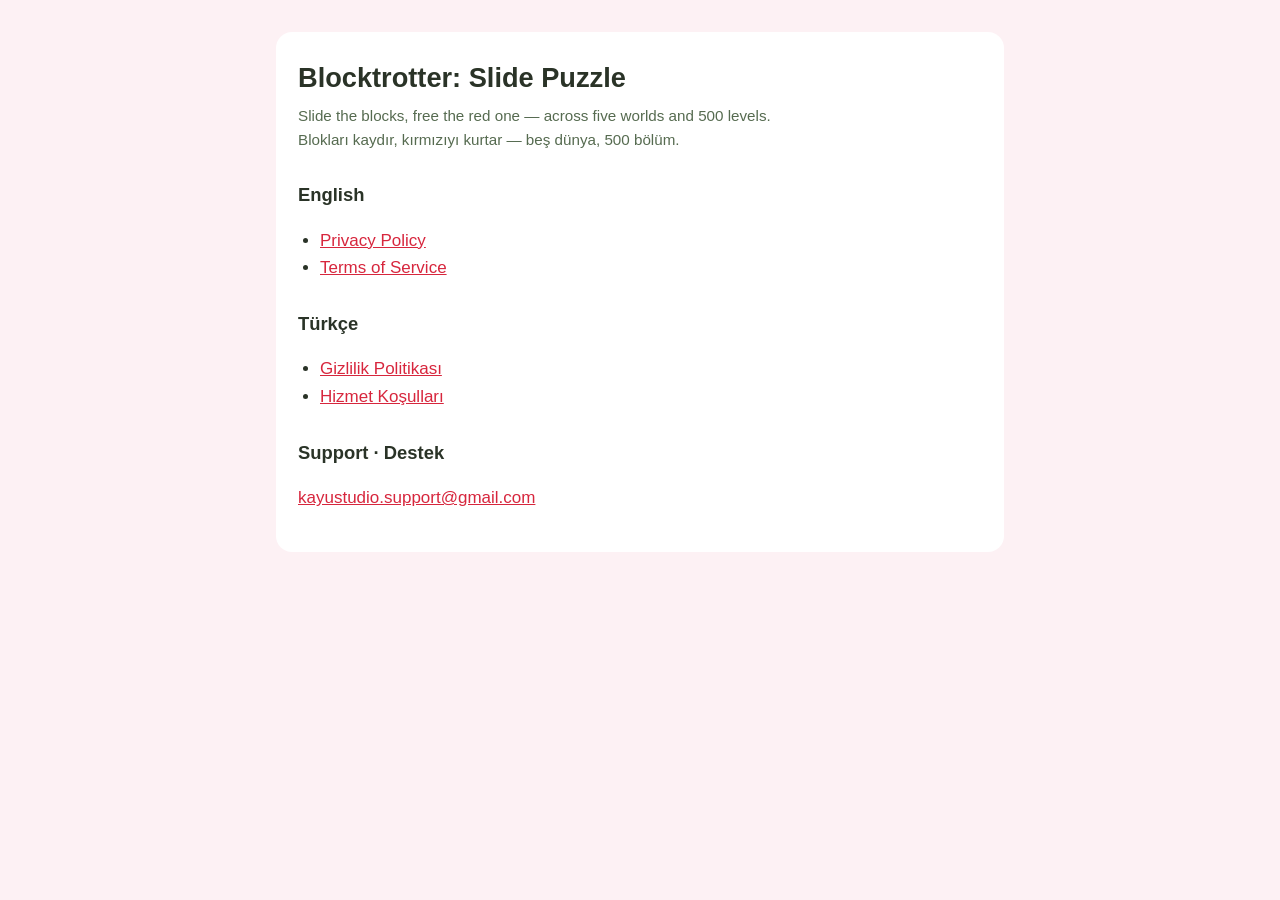
<file: legal-site/index.html>
<!doctype html>
<html lang="en">
<head>
<meta charset="utf-8">
<meta name="viewport" content="width=device-width, initial-scale=1">
<title>Blocktrotter</title>
<link rel="stylesheet" href="style.css">
</head>
<body>
<main>
<div class="card">
<h1>Blocktrotter: Slide Puzzle</h1>
<p class="meta">Slide the blocks, free the red one — across five worlds and 500 levels.<br>
Blokları kaydır, kırmızıyı kurtar — beş dünya, 500 bölüm.</p>
<h2>English</h2>
<ul>
<li><a href="privacy-en.html">Privacy Policy</a></li>
<li><a href="terms-en.html">Terms of Service</a></li>
</ul>
<h2>Türkçe</h2>
<ul>
<li><a href="privacy-tr.html">Gizlilik Politikası</a></li>
<li><a href="terms-tr.html">Hizmet Koşulları</a></li>
</ul>
<h2>Support · Destek</h2>
<p><a href="mailto:kayustudio.support@gmail.com">kayustudio.support@gmail.com</a></p>
</div>
</main>
</body>
</html>
</file>
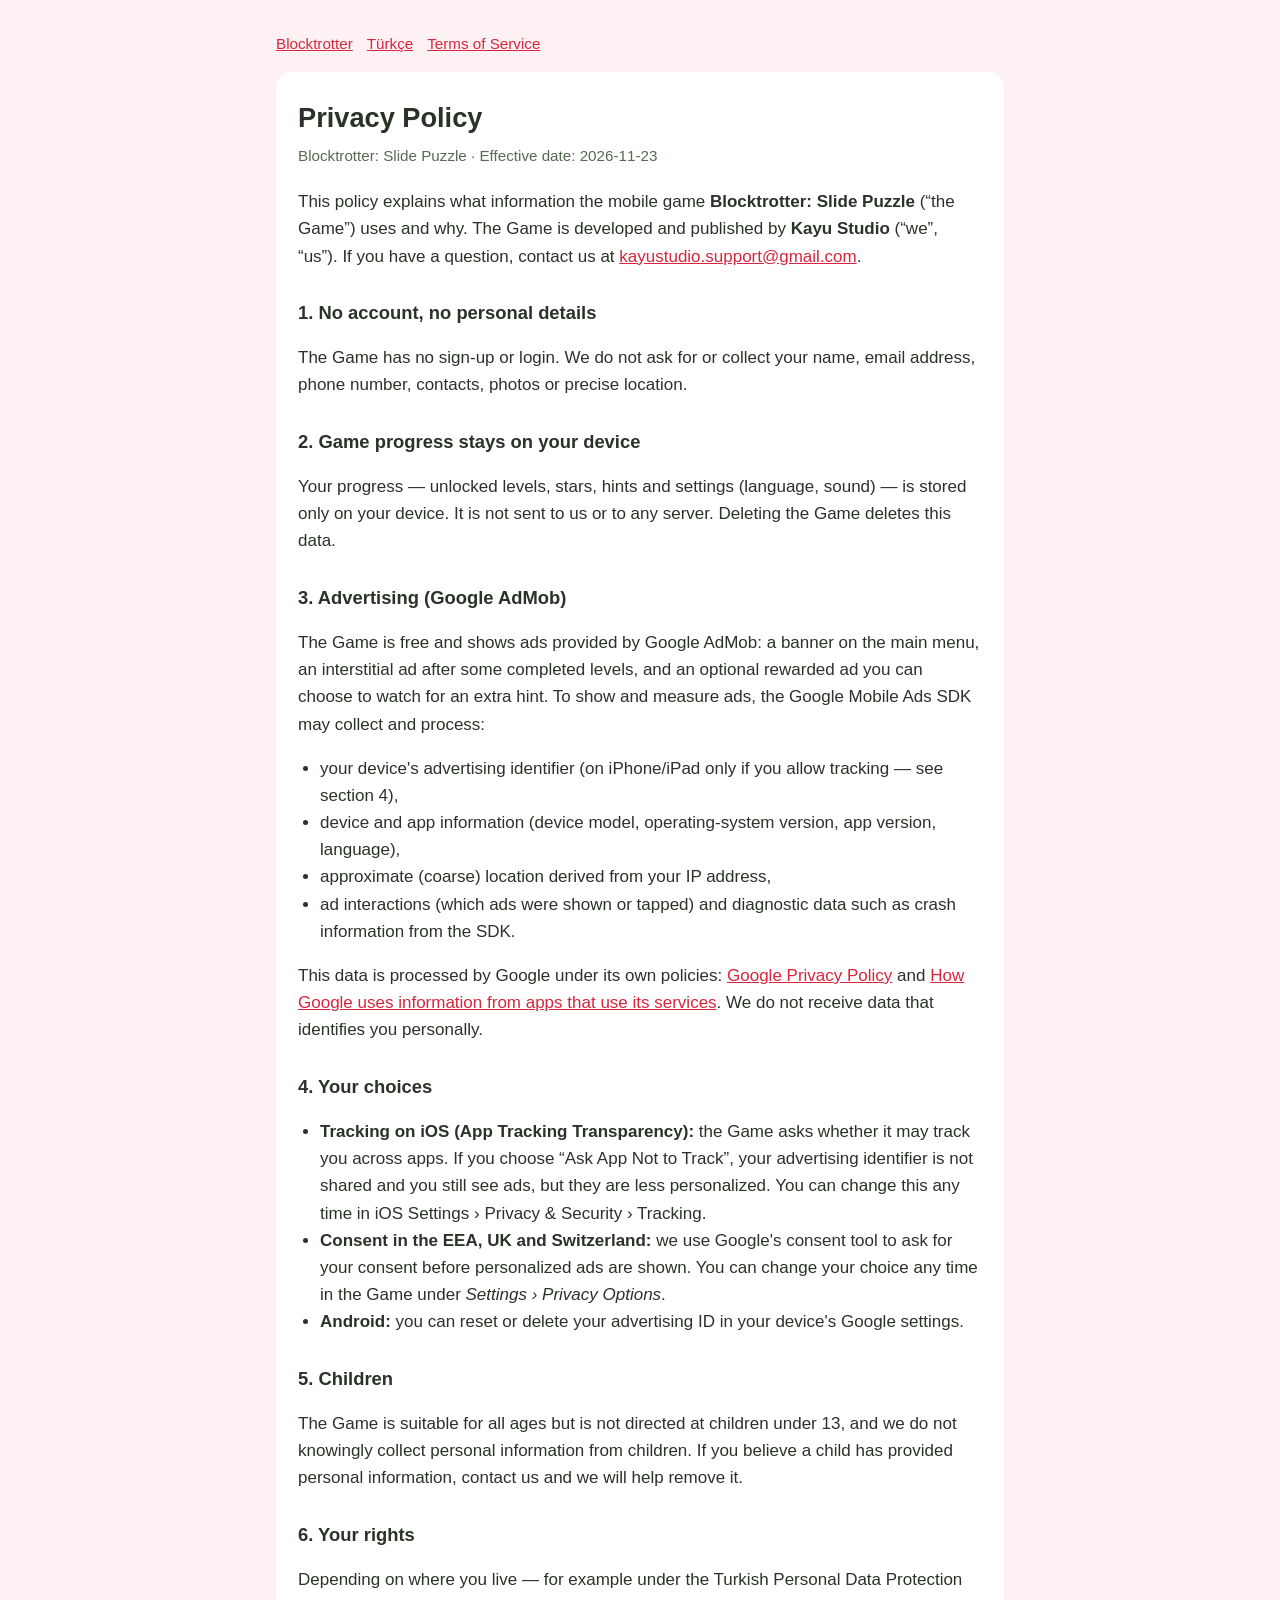
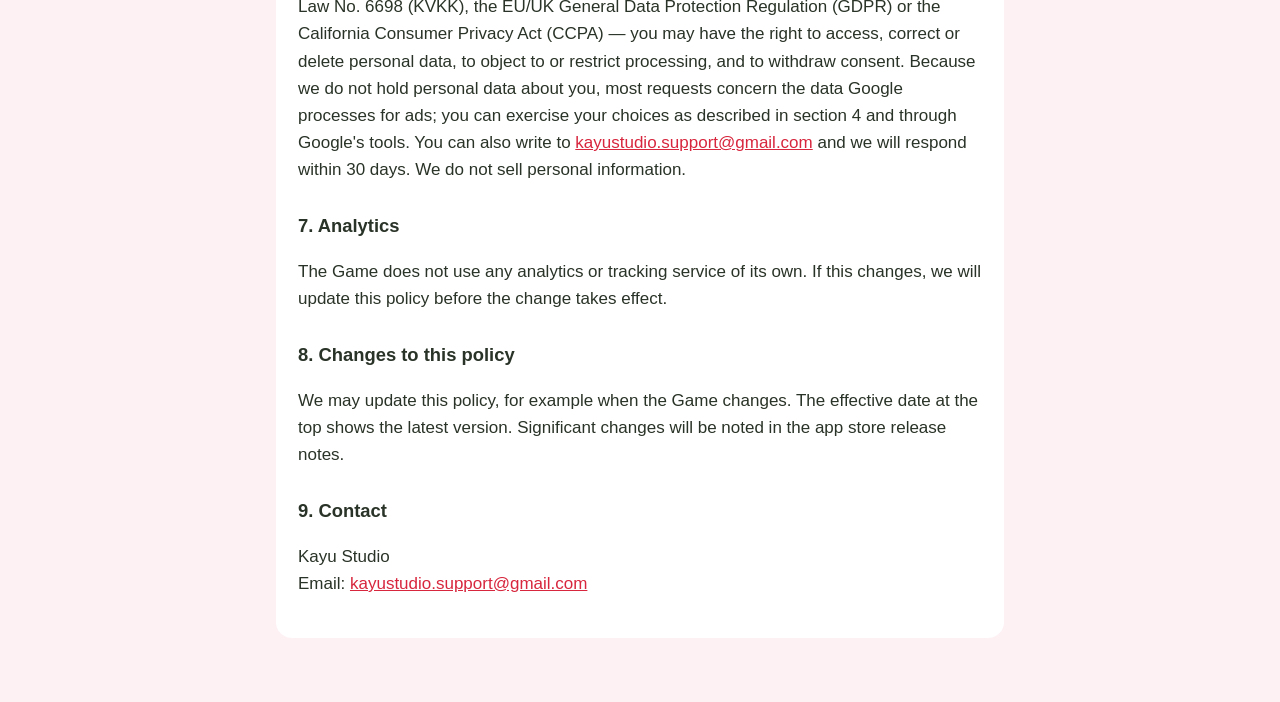
<file: legal-site/privacy-en.html>
<!doctype html>
<html lang="en">
<head>
<meta charset="utf-8">
<meta name="viewport" content="width=device-width, initial-scale=1">
<title>Blocktrotter — Privacy Policy</title>
<link rel="stylesheet" href="style.css">
</head>
<body>
<main>
<nav><a href="index.html">Blocktrotter</a><a href="privacy-tr.html">Türkçe</a><a href="terms-en.html">Terms of Service</a></nav>
<div class="card">
<h1>Privacy Policy</h1>
<p class="meta">Blocktrotter: Slide Puzzle · Effective date: 2026-11-23</p>

<p>This policy explains what information the mobile game <strong>Blocktrotter: Slide Puzzle</strong> (“the Game”) uses and why. The Game is developed and published by <strong>Kayu Studio</strong> (“we”, “us”). If you have a question, contact us at <a href="mailto:kayustudio.support@gmail.com">kayustudio.support@gmail.com</a>.</p>

<h2>1. No account, no personal details</h2>
<p>The Game has no sign-up or login. We do not ask for or collect your name, email address, phone number, contacts, photos or precise location.</p>

<h2>2. Game progress stays on your device</h2>
<p>Your progress — unlocked levels, stars, hints and settings (language, sound) — is stored only on your device. It is not sent to us or to any server. Deleting the Game deletes this data.</p>

<h2>3. Advertising (Google AdMob)</h2>
<p>The Game is free and shows ads provided by Google AdMob: a banner on the main menu, an interstitial ad after some completed levels, and an optional rewarded ad you can choose to watch for an extra hint. To show and measure ads, the Google Mobile Ads SDK may collect and process:</p>
<ul>
<li>your device's advertising identifier (on iPhone/iPad only if you allow tracking — see section 4),</li>
<li>device and app information (device model, operating-system version, app version, language),</li>
<li>approximate (coarse) location derived from your IP address,</li>
<li>ad interactions (which ads were shown or tapped) and diagnostic data such as crash information from the SDK.</li>
</ul>
<p>This data is processed by Google under its own policies: <a href="https://policies.google.com/privacy">Google Privacy Policy</a> and <a href="https://policies.google.com/technologies/partner-sites">How Google uses information from apps that use its services</a>. We do not receive data that identifies you personally.</p>

<h2>4. Your choices</h2>
<ul>
<li><strong>Tracking on iOS (App Tracking Transparency):</strong> the Game asks whether it may track you across apps. If you choose “Ask App Not to Track”, your advertising identifier is not shared and you still see ads, but they are less personalized. You can change this any time in iOS Settings › Privacy &amp; Security › Tracking.</li>
<li><strong>Consent in the EEA, UK and Switzerland:</strong> we use Google's consent tool to ask for your consent before personalized ads are shown. You can change your choice any time in the Game under <em>Settings › Privacy Options</em>.</li>
<li><strong>Android:</strong> you can reset or delete your advertising ID in your device's Google settings.</li>
</ul>

<h2>5. Children</h2>
<p>The Game is suitable for all ages but is not directed at children under 13, and we do not knowingly collect personal information from children. If you believe a child has provided personal information, contact us and we will help remove it.</p>

<h2>6. Your rights</h2>
<p>Depending on where you live — for example under the Turkish Personal Data Protection Law No. 6698 (KVKK), the EU/UK General Data Protection Regulation (GDPR) or the California Consumer Privacy Act (CCPA) — you may have the right to access, correct or delete personal data, to object to or restrict processing, and to withdraw consent. Because we do not hold personal data about you, most requests concern the data Google processes for ads; you can exercise your choices as described in section 4 and through Google's tools. You can also write to <a href="mailto:kayustudio.support@gmail.com">kayustudio.support@gmail.com</a> and we will respond within 30 days. We do not sell personal information.</p>

<h2>7. Analytics</h2>
<p>The Game does not use any analytics or tracking service of its own. If this changes, we will update this policy before the change takes effect.</p>

<h2>8. Changes to this policy</h2>
<p>We may update this policy, for example when the Game changes. The effective date at the top shows the latest version. Significant changes will be noted in the app store release notes.</p>

<h2>9. Contact</h2>
<p>Kayu Studio<br>Email: <a href="mailto:kayustudio.support@gmail.com">kayustudio.support@gmail.com</a></p>
</div>
</main>
</body>
</html>
</file>
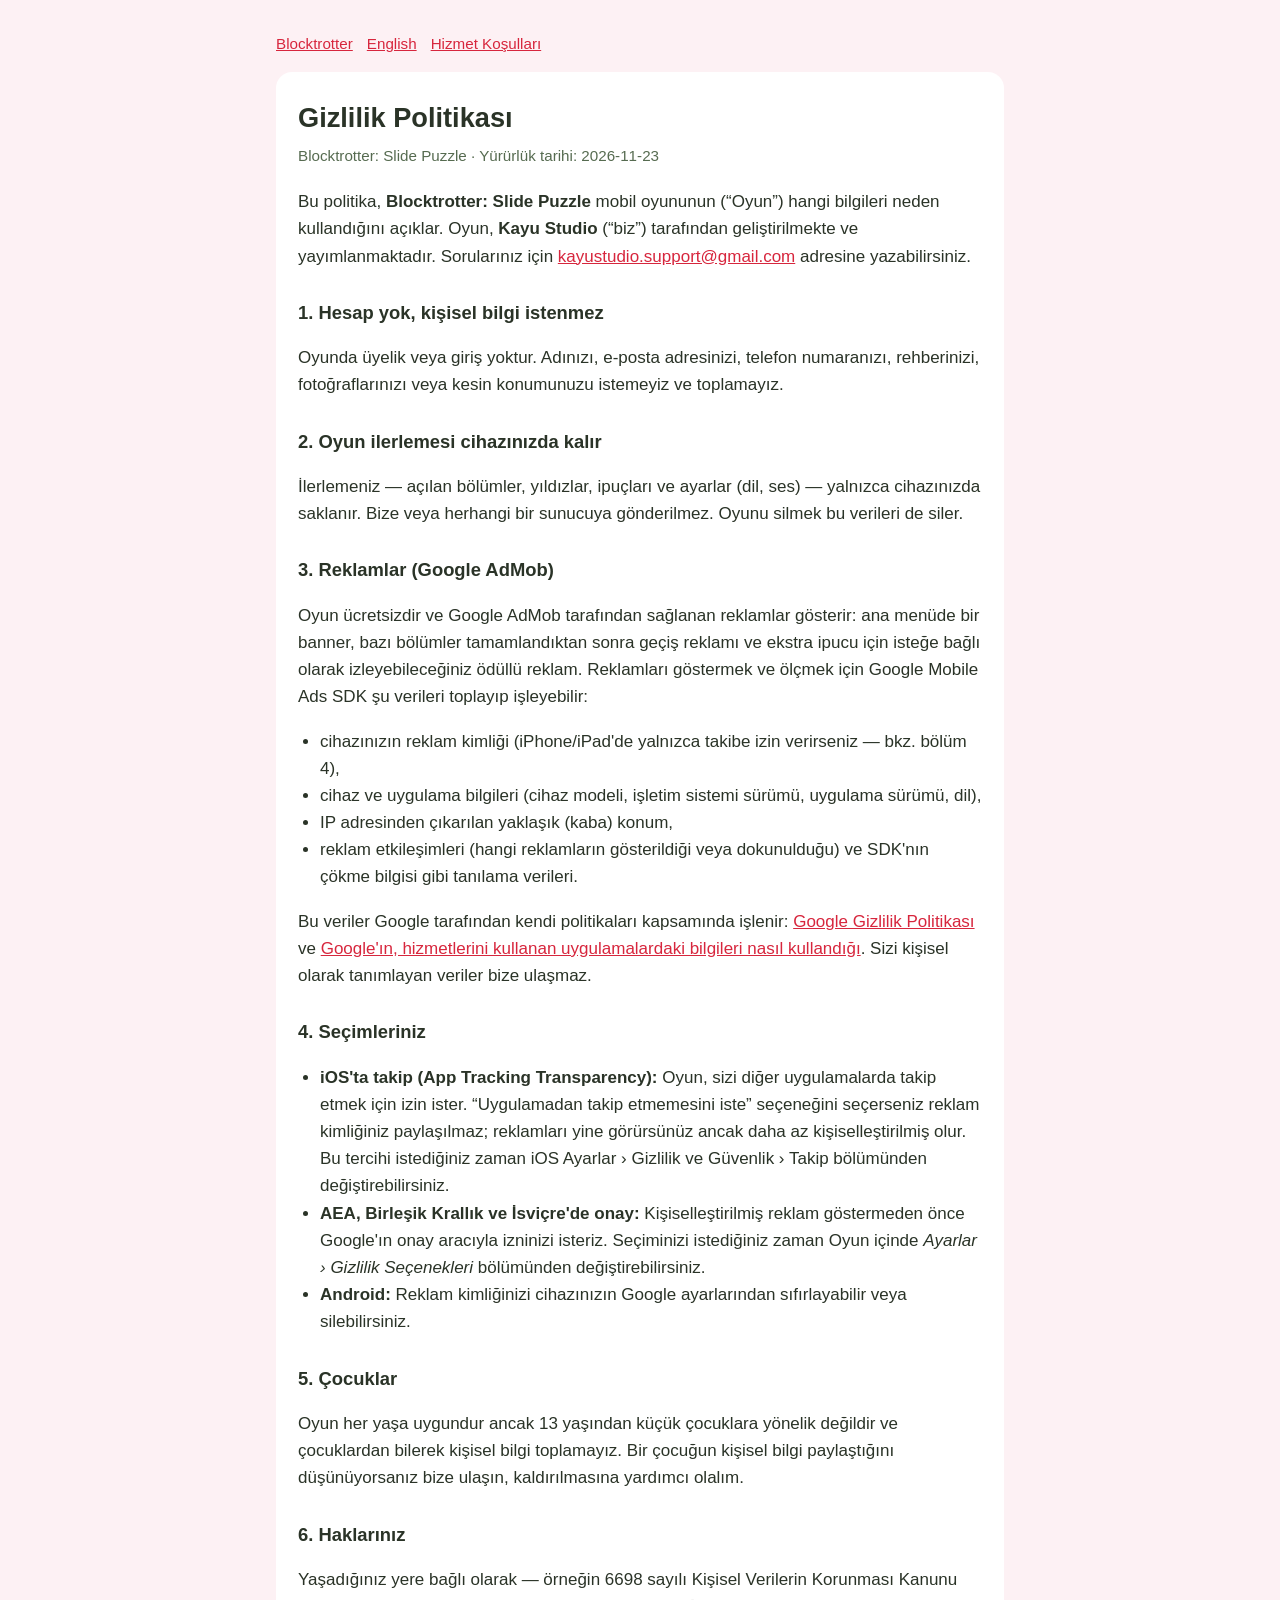
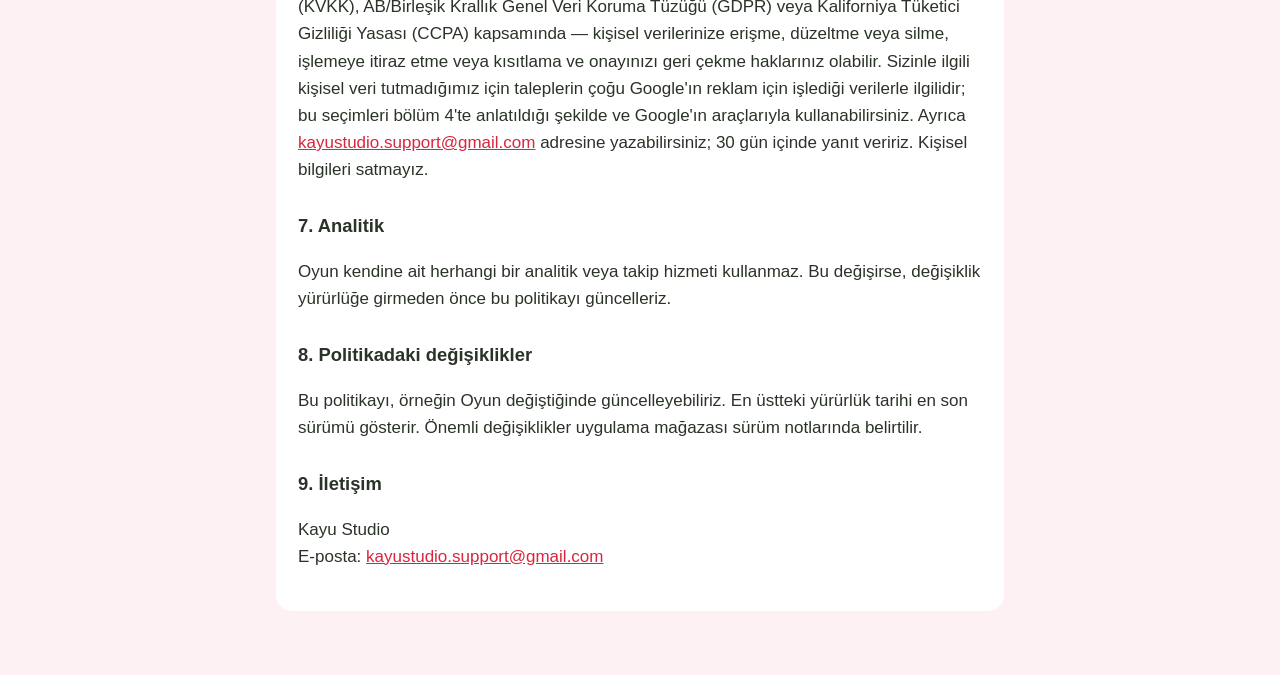
<file: legal-site/privacy-tr.html>
<!doctype html>
<html lang="tr">
<head>
<meta charset="utf-8">
<meta name="viewport" content="width=device-width, initial-scale=1">
<title>Blocktrotter — Gizlilik Politikası</title>
<link rel="stylesheet" href="style.css">
</head>
<body>
<main>
<nav><a href="index.html">Blocktrotter</a><a href="privacy-en.html">English</a><a href="terms-tr.html">Hizmet Koşulları</a></nav>
<div class="card">
<h1>Gizlilik Politikası</h1>
<p class="meta">Blocktrotter: Slide Puzzle · Yürürlük tarihi: 2026-11-23</p>

<p>Bu politika, <strong>Blocktrotter: Slide Puzzle</strong> mobil oyununun (“Oyun”) hangi bilgileri neden kullandığını açıklar. Oyun, <strong>Kayu Studio</strong> (“biz”) tarafından geliştirilmekte ve yayımlanmaktadır. Sorularınız için <a href="mailto:kayustudio.support@gmail.com">kayustudio.support@gmail.com</a> adresine yazabilirsiniz.</p>

<h2>1. Hesap yok, kişisel bilgi istenmez</h2>
<p>Oyunda üyelik veya giriş yoktur. Adınızı, e-posta adresinizi, telefon numaranızı, rehberinizi, fotoğraflarınızı veya kesin konumunuzu istemeyiz ve toplamayız.</p>

<h2>2. Oyun ilerlemesi cihazınızda kalır</h2>
<p>İlerlemeniz — açılan bölümler, yıldızlar, ipuçları ve ayarlar (dil, ses) — yalnızca cihazınızda saklanır. Bize veya herhangi bir sunucuya gönderilmez. Oyunu silmek bu verileri de siler.</p>

<h2>3. Reklamlar (Google AdMob)</h2>
<p>Oyun ücretsizdir ve Google AdMob tarafından sağlanan reklamlar gösterir: ana menüde bir banner, bazı bölümler tamamlandıktan sonra geçiş reklamı ve ekstra ipucu için isteğe bağlı olarak izleyebileceğiniz ödüllü reklam. Reklamları göstermek ve ölçmek için Google Mobile Ads SDK şu verileri toplayıp işleyebilir:</p>
<ul>
<li>cihazınızın reklam kimliği (iPhone/iPad'de yalnızca takibe izin verirseniz — bkz. bölüm 4),</li>
<li>cihaz ve uygulama bilgileri (cihaz modeli, işletim sistemi sürümü, uygulama sürümü, dil),</li>
<li>IP adresinden çıkarılan yaklaşık (kaba) konum,</li>
<li>reklam etkileşimleri (hangi reklamların gösterildiği veya dokunulduğu) ve SDK'nın çökme bilgisi gibi tanılama verileri.</li>
</ul>
<p>Bu veriler Google tarafından kendi politikaları kapsamında işlenir: <a href="https://policies.google.com/privacy?hl=tr">Google Gizlilik Politikası</a> ve <a href="https://policies.google.com/technologies/partner-sites?hl=tr">Google'ın, hizmetlerini kullanan uygulamalardaki bilgileri nasıl kullandığı</a>. Sizi kişisel olarak tanımlayan veriler bize ulaşmaz.</p>

<h2>4. Seçimleriniz</h2>
<ul>
<li><strong>iOS'ta takip (App Tracking Transparency):</strong> Oyun, sizi diğer uygulamalarda takip etmek için izin ister. “Uygulamadan takip etmemesini iste” seçeneğini seçerseniz reklam kimliğiniz paylaşılmaz; reklamları yine görürsünüz ancak daha az kişiselleştirilmiş olur. Bu tercihi istediğiniz zaman iOS Ayarlar › Gizlilik ve Güvenlik › Takip bölümünden değiştirebilirsiniz.</li>
<li><strong>AEA, Birleşik Krallık ve İsviçre'de onay:</strong> Kişiselleştirilmiş reklam göstermeden önce Google'ın onay aracıyla izninizi isteriz. Seçiminizi istediğiniz zaman Oyun içinde <em>Ayarlar › Gizlilik Seçenekleri</em> bölümünden değiştirebilirsiniz.</li>
<li><strong>Android:</strong> Reklam kimliğinizi cihazınızın Google ayarlarından sıfırlayabilir veya silebilirsiniz.</li>
</ul>

<h2>5. Çocuklar</h2>
<p>Oyun her yaşa uygundur ancak 13 yaşından küçük çocuklara yönelik değildir ve çocuklardan bilerek kişisel bilgi toplamayız. Bir çocuğun kişisel bilgi paylaştığını düşünüyorsanız bize ulaşın, kaldırılmasına yardımcı olalım.</p>

<h2>6. Haklarınız</h2>
<p>Yaşadığınız yere bağlı olarak — örneğin 6698 sayılı Kişisel Verilerin Korunması Kanunu (KVKK), AB/Birleşik Krallık Genel Veri Koruma Tüzüğü (GDPR) veya Kaliforniya Tüketici Gizliliği Yasası (CCPA) kapsamında — kişisel verilerinize erişme, düzeltme veya silme, işlemeye itiraz etme veya kısıtlama ve onayınızı geri çekme haklarınız olabilir. Sizinle ilgili kişisel veri tutmadığımız için taleplerin çoğu Google'ın reklam için işlediği verilerle ilgilidir; bu seçimleri bölüm 4'te anlatıldığı şekilde ve Google'ın araçlarıyla kullanabilirsiniz. Ayrıca <a href="mailto:kayustudio.support@gmail.com">kayustudio.support@gmail.com</a> adresine yazabilirsiniz; 30 gün içinde yanıt veririz. Kişisel bilgileri satmayız.</p>

<h2>7. Analitik</h2>
<p>Oyun kendine ait herhangi bir analitik veya takip hizmeti kullanmaz. Bu değişirse, değişiklik yürürlüğe girmeden önce bu politikayı güncelleriz.</p>

<h2>8. Politikadaki değişiklikler</h2>
<p>Bu politikayı, örneğin Oyun değiştiğinde güncelleyebiliriz. En üstteki yürürlük tarihi en son sürümü gösterir. Önemli değişiklikler uygulama mağazası sürüm notlarında belirtilir.</p>

<h2>9. İletişim</h2>
<p>Kayu Studio<br>E-posta: <a href="mailto:kayustudio.support@gmail.com">kayustudio.support@gmail.com</a></p>
</div>
</main>
</body>
</html>
</file>
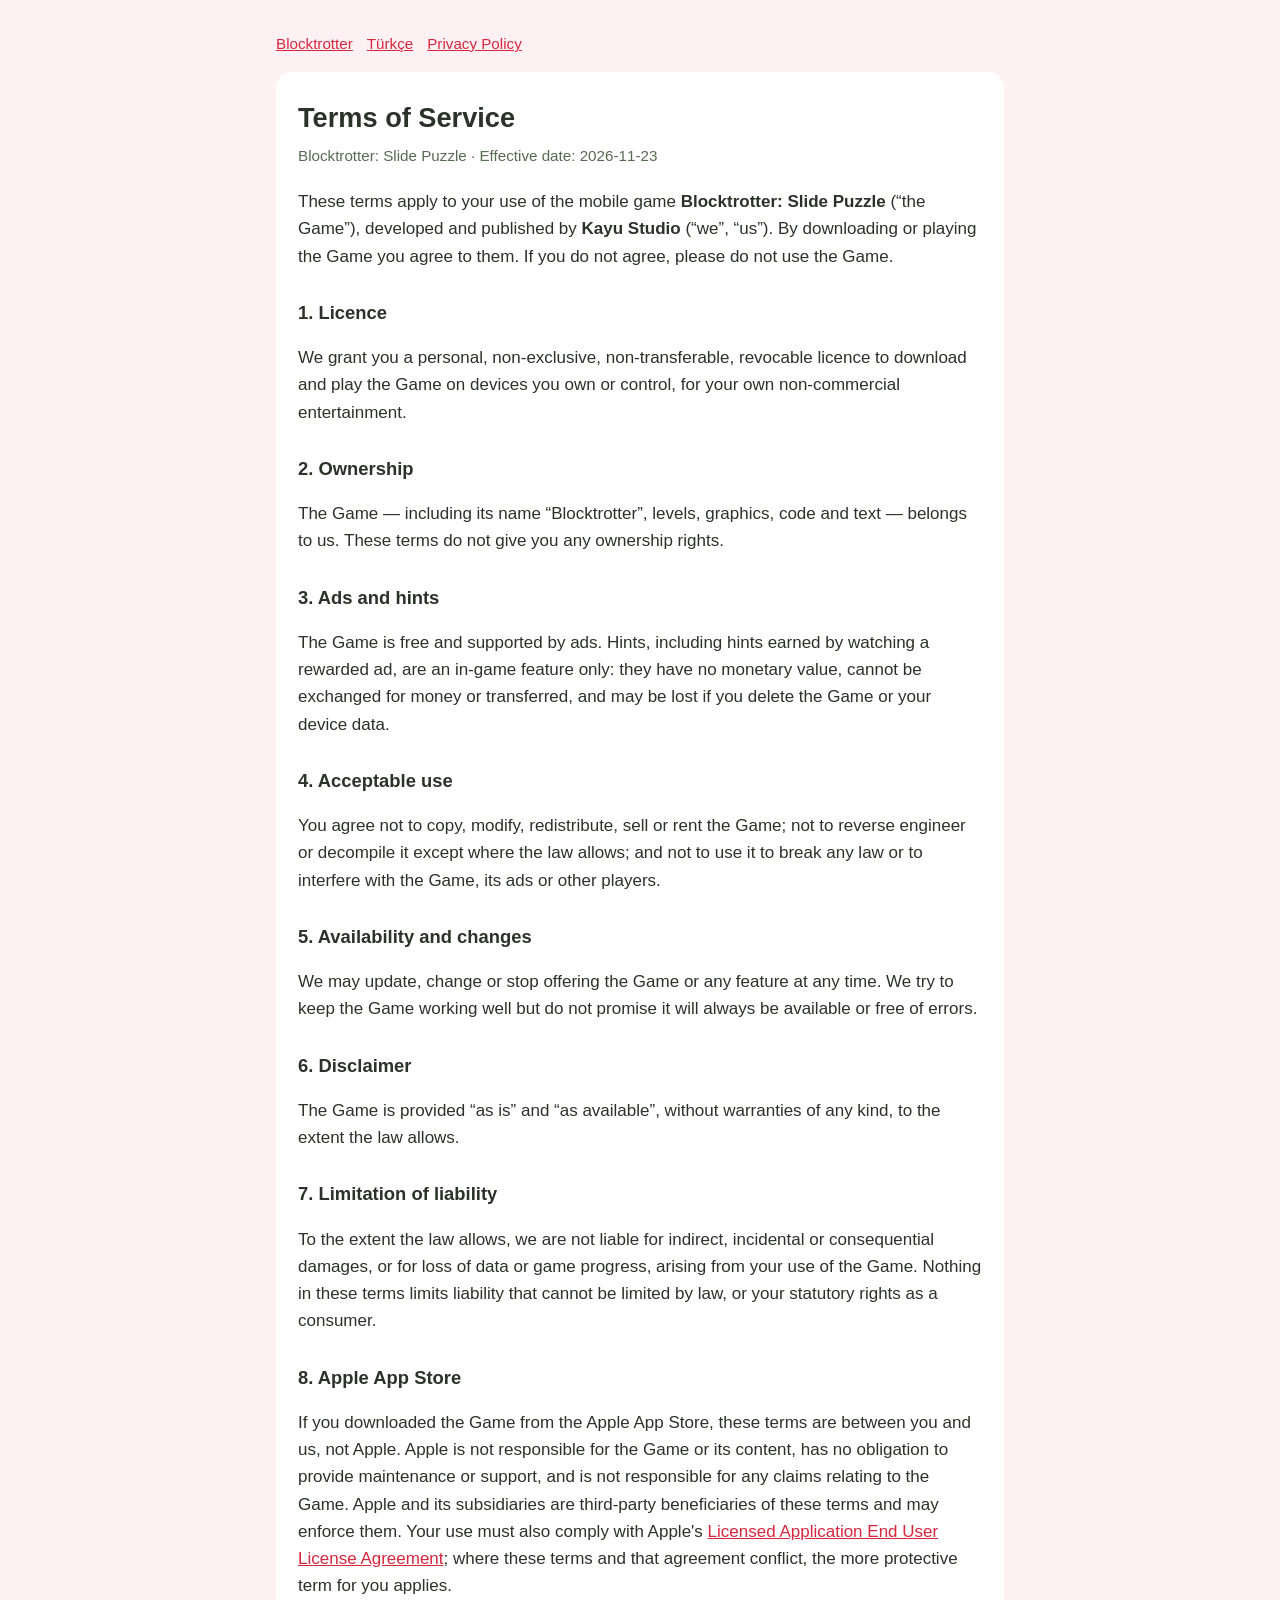
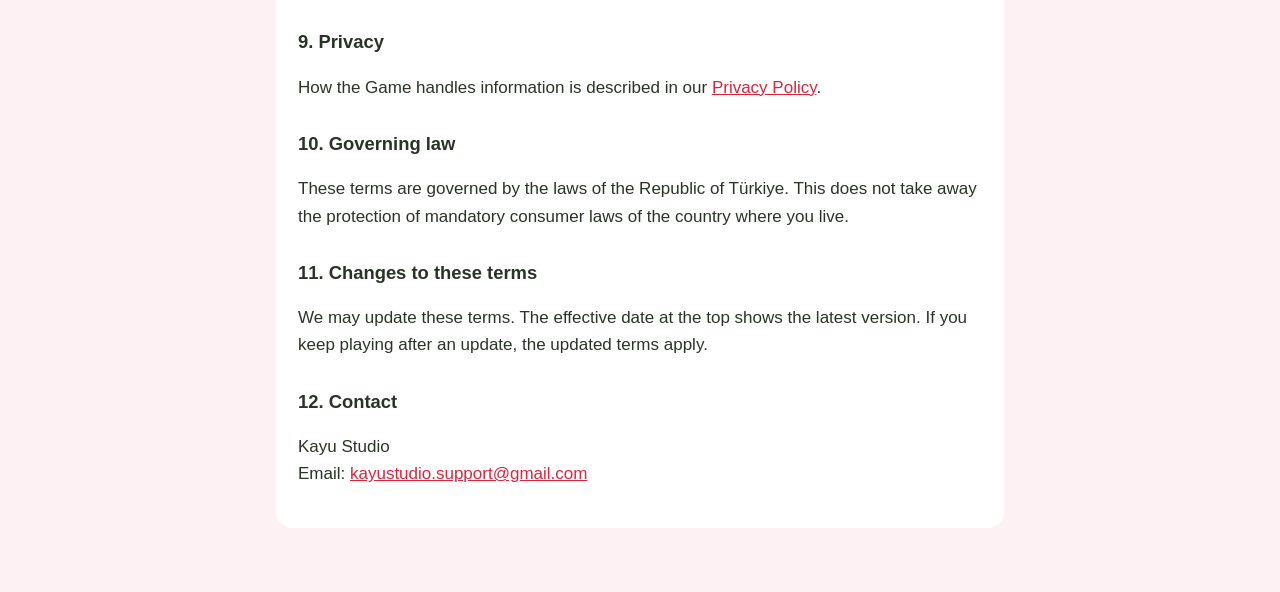
<file: legal-site/terms-en.html>
<!doctype html>
<html lang="en">
<head>
<meta charset="utf-8">
<meta name="viewport" content="width=device-width, initial-scale=1">
<title>Blocktrotter — Terms of Service</title>
<link rel="stylesheet" href="style.css">
</head>
<body>
<main>
<nav><a href="index.html">Blocktrotter</a><a href="terms-tr.html">Türkçe</a><a href="privacy-en.html">Privacy Policy</a></nav>
<div class="card">
<h1>Terms of Service</h1>
<p class="meta">Blocktrotter: Slide Puzzle · Effective date: 2026-11-23</p>

<p>These terms apply to your use of the mobile game <strong>Blocktrotter: Slide Puzzle</strong> (“the Game”), developed and published by <strong>Kayu Studio</strong> (“we”, “us”). By downloading or playing the Game you agree to them. If you do not agree, please do not use the Game.</p>

<h2>1. Licence</h2>
<p>We grant you a personal, non-exclusive, non-transferable, revocable licence to download and play the Game on devices you own or control, for your own non-commercial entertainment.</p>

<h2>2. Ownership</h2>
<p>The Game — including its name “Blocktrotter”, levels, graphics, code and text — belongs to us. These terms do not give you any ownership rights.</p>

<h2>3. Ads and hints</h2>
<p>The Game is free and supported by ads. Hints, including hints earned by watching a rewarded ad, are an in-game feature only: they have no monetary value, cannot be exchanged for money or transferred, and may be lost if you delete the Game or your device data.</p>

<h2>4. Acceptable use</h2>
<p>You agree not to copy, modify, redistribute, sell or rent the Game; not to reverse engineer or decompile it except where the law allows; and not to use it to break any law or to interfere with the Game, its ads or other players.</p>

<h2>5. Availability and changes</h2>
<p>We may update, change or stop offering the Game or any feature at any time. We try to keep the Game working well but do not promise it will always be available or free of errors.</p>

<h2>6. Disclaimer</h2>
<p>The Game is provided “as is” and “as available”, without warranties of any kind, to the extent the law allows.</p>

<h2>7. Limitation of liability</h2>
<p>To the extent the law allows, we are not liable for indirect, incidental or consequential damages, or for loss of data or game progress, arising from your use of the Game. Nothing in these terms limits liability that cannot be limited by law, or your statutory rights as a consumer.</p>

<h2>8. Apple App Store</h2>
<p>If you downloaded the Game from the Apple App Store, these terms are between you and us, not Apple. Apple is not responsible for the Game or its content, has no obligation to provide maintenance or support, and is not responsible for any claims relating to the Game. Apple and its subsidiaries are third-party beneficiaries of these terms and may enforce them. Your use must also comply with Apple's <a href="https://www.apple.com/legal/internet-services/itunes/dev/stdeula/">Licensed Application End User License Agreement</a>; where these terms and that agreement conflict, the more protective term for you applies.</p>

<h2>9. Privacy</h2>
<p>How the Game handles information is described in our <a href="privacy-en.html">Privacy Policy</a>.</p>

<h2>10. Governing law</h2>
<p>These terms are governed by the laws of the Republic of Türkiye. This does not take away the protection of mandatory consumer laws of the country where you live.</p>

<h2>11. Changes to these terms</h2>
<p>We may update these terms. The effective date at the top shows the latest version. If you keep playing after an update, the updated terms apply.</p>

<h2>12. Contact</h2>
<p>Kayu Studio<br>Email: <a href="mailto:kayustudio.support@gmail.com">kayustudio.support@gmail.com</a></p>
</div>
</main>
</body>
</html>
</file>
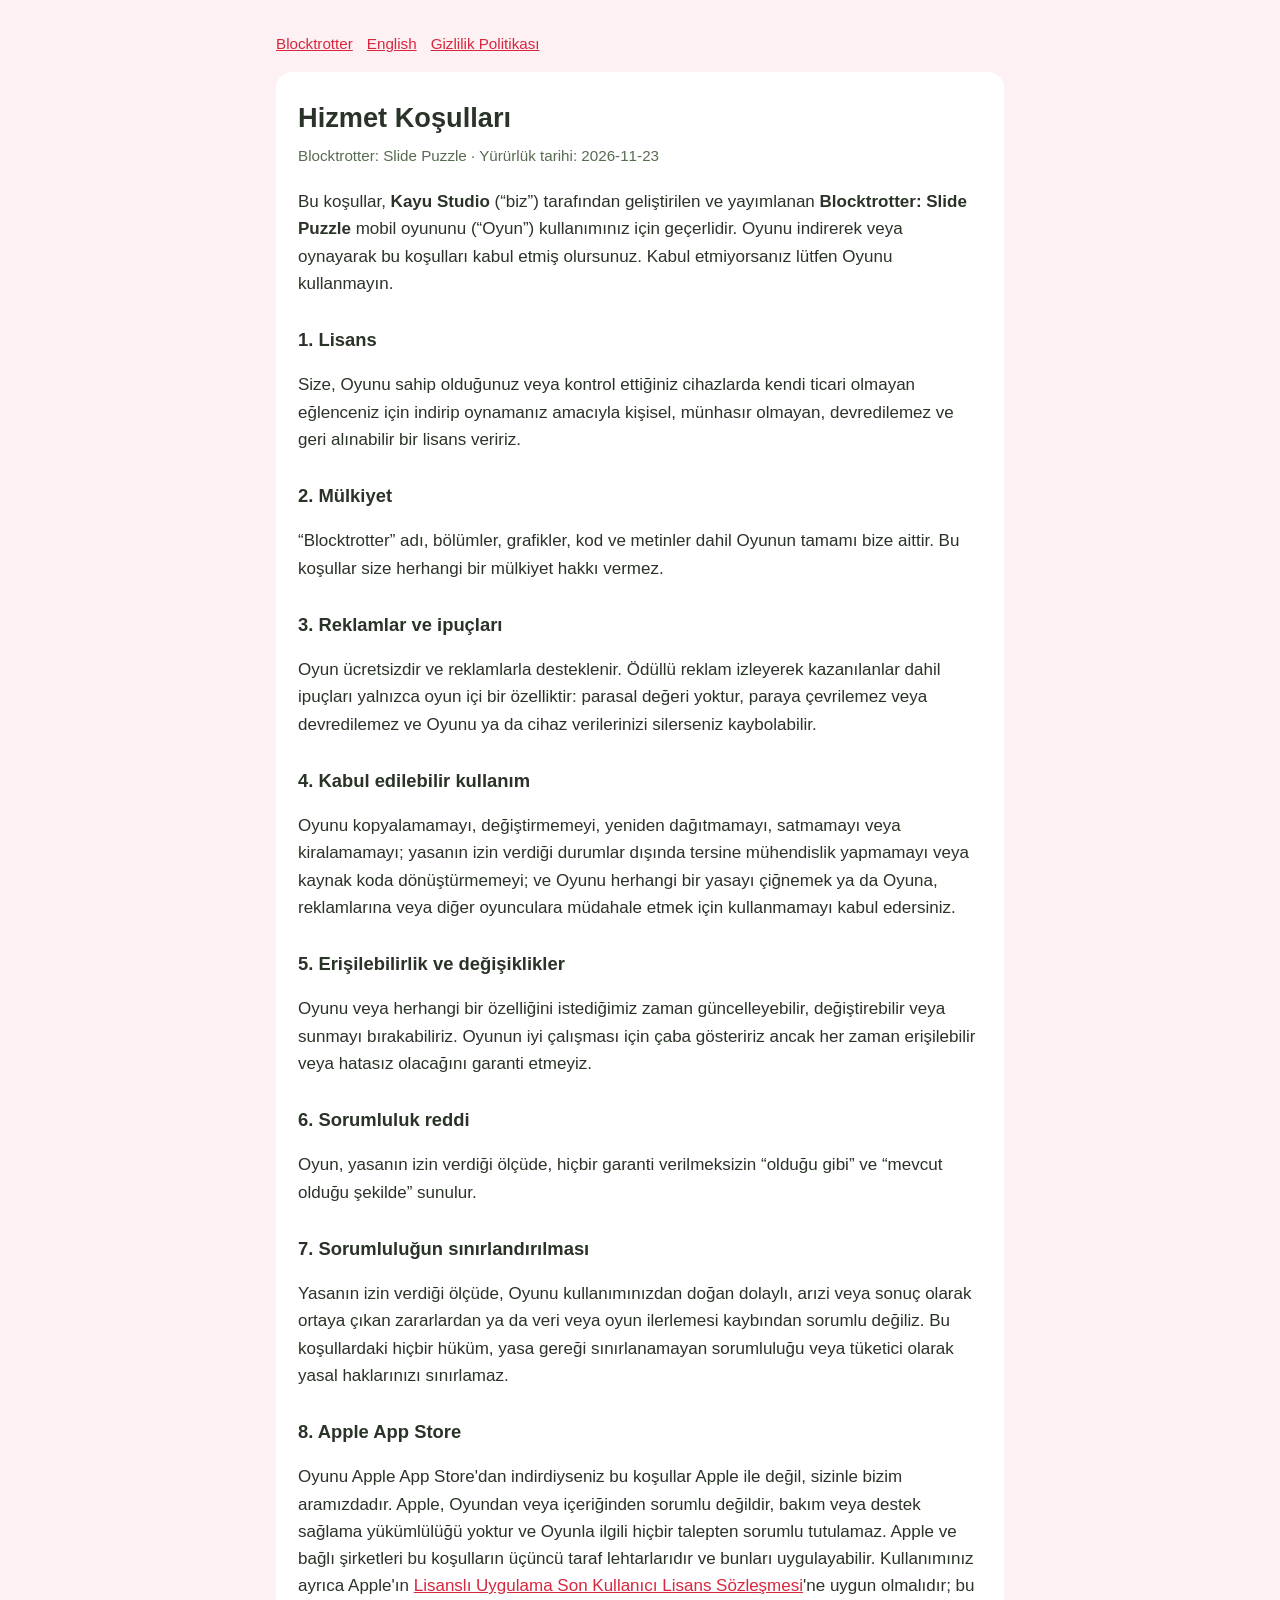
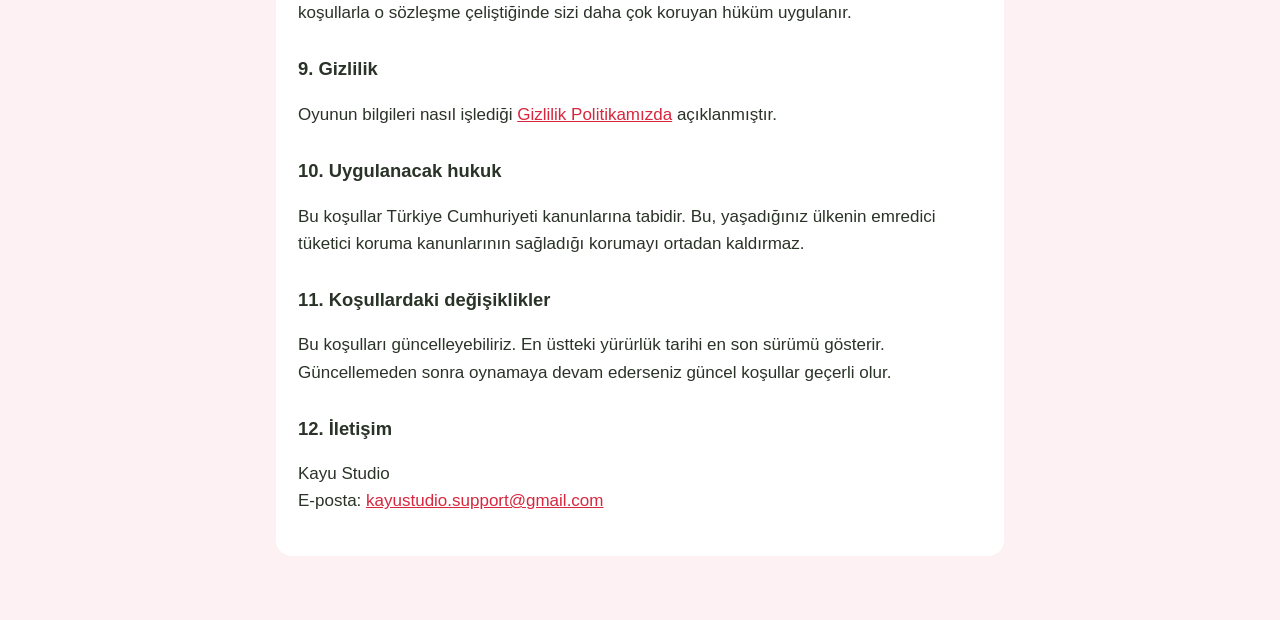
<file: legal-site/terms-tr.html>
<!doctype html>
<html lang="tr">
<head>
<meta charset="utf-8">
<meta name="viewport" content="width=device-width, initial-scale=1">
<title>Blocktrotter — Hizmet Koşulları</title>
<link rel="stylesheet" href="style.css">
</head>
<body>
<main>
<nav><a href="index.html">Blocktrotter</a><a href="terms-en.html">English</a><a href="privacy-tr.html">Gizlilik Politikası</a></nav>
<div class="card">
<h1>Hizmet Koşulları</h1>
<p class="meta">Blocktrotter: Slide Puzzle · Yürürlük tarihi: 2026-11-23</p>

<p>Bu koşullar, <strong>Kayu Studio</strong> (“biz”) tarafından geliştirilen ve yayımlanan <strong>Blocktrotter: Slide Puzzle</strong> mobil oyununu (“Oyun”) kullanımınız için geçerlidir. Oyunu indirerek veya oynayarak bu koşulları kabul etmiş olursunuz. Kabul etmiyorsanız lütfen Oyunu kullanmayın.</p>

<h2>1. Lisans</h2>
<p>Size, Oyunu sahip olduğunuz veya kontrol ettiğiniz cihazlarda kendi ticari olmayan eğlenceniz için indirip oynamanız amacıyla kişisel, münhasır olmayan, devredilemez ve geri alınabilir bir lisans veririz.</p>

<h2>2. Mülkiyet</h2>
<p>“Blocktrotter” adı, bölümler, grafikler, kod ve metinler dahil Oyunun tamamı bize aittir. Bu koşullar size herhangi bir mülkiyet hakkı vermez.</p>

<h2>3. Reklamlar ve ipuçları</h2>
<p>Oyun ücretsizdir ve reklamlarla desteklenir. Ödüllü reklam izleyerek kazanılanlar dahil ipuçları yalnızca oyun içi bir özelliktir: parasal değeri yoktur, paraya çevrilemez veya devredilemez ve Oyunu ya da cihaz verilerinizi silerseniz kaybolabilir.</p>

<h2>4. Kabul edilebilir kullanım</h2>
<p>Oyunu kopyalamamayı, değiştirmemeyi, yeniden dağıtmamayı, satmamayı veya kiralamamayı; yasanın izin verdiği durumlar dışında tersine mühendislik yapmamayı veya kaynak koda dönüştürmemeyi; ve Oyunu herhangi bir yasayı çiğnemek ya da Oyuna, reklamlarına veya diğer oyunculara müdahale etmek için kullanmamayı kabul edersiniz.</p>

<h2>5. Erişilebilirlik ve değişiklikler</h2>
<p>Oyunu veya herhangi bir özelliğini istediğimiz zaman güncelleyebilir, değiştirebilir veya sunmayı bırakabiliriz. Oyunun iyi çalışması için çaba gösteririz ancak her zaman erişilebilir veya hatasız olacağını garanti etmeyiz.</p>

<h2>6. Sorumluluk reddi</h2>
<p>Oyun, yasanın izin verdiği ölçüde, hiçbir garanti verilmeksizin “olduğu gibi” ve “mevcut olduğu şekilde” sunulur.</p>

<h2>7. Sorumluluğun sınırlandırılması</h2>
<p>Yasanın izin verdiği ölçüde, Oyunu kullanımınızdan doğan dolaylı, arızi veya sonuç olarak ortaya çıkan zararlardan ya da veri veya oyun ilerlemesi kaybından sorumlu değiliz. Bu koşullardaki hiçbir hüküm, yasa gereği sınırlanamayan sorumluluğu veya tüketici olarak yasal haklarınızı sınırlamaz.</p>

<h2>8. Apple App Store</h2>
<p>Oyunu Apple App Store'dan indirdiyseniz bu koşullar Apple ile değil, sizinle bizim aramızdadır. Apple, Oyundan veya içeriğinden sorumlu değildir, bakım veya destek sağlama yükümlülüğü yoktur ve Oyunla ilgili hiçbir talepten sorumlu tutulamaz. Apple ve bağlı şirketleri bu koşulların üçüncü taraf lehtarlarıdır ve bunları uygulayabilir. Kullanımınız ayrıca Apple'ın <a href="https://www.apple.com/legal/internet-services/itunes/dev/stdeula/">Lisanslı Uygulama Son Kullanıcı Lisans Sözleşmesi</a>'ne uygun olmalıdır; bu koşullarla o sözleşme çeliştiğinde sizi daha çok koruyan hüküm uygulanır.</p>

<h2>9. Gizlilik</h2>
<p>Oyunun bilgileri nasıl işlediği <a href="privacy-tr.html">Gizlilik Politikamızda</a> açıklanmıştır.</p>

<h2>10. Uygulanacak hukuk</h2>
<p>Bu koşullar Türkiye Cumhuriyeti kanunlarına tabidir. Bu, yaşadığınız ülkenin emredici tüketici koruma kanunlarının sağladığı korumayı ortadan kaldırmaz.</p>

<h2>11. Koşullardaki değişiklikler</h2>
<p>Bu koşulları güncelleyebiliriz. En üstteki yürürlük tarihi en son sürümü gösterir. Güncellemeden sonra oynamaya devam ederseniz güncel koşullar geçerli olur.</p>

<h2>12. İletişim</h2>
<p>Kayu Studio<br>E-posta: <a href="mailto:kayustudio.support@gmail.com">kayustudio.support@gmail.com</a></p>
</div>
</main>
</body>
</html>
</file>
<file: legal-site/style.css>
:root { --bg: #fdf1f4; --text: #2a3327; --muted: #566b50; --accent: #d7263d; --card: #ffffff; }
@media (prefers-color-scheme: dark) { :root { --bg: #1a1f19; --text: #ecdcb0; --muted: #a9b8a3; --accent: #ff6b7d; --card: #232a21; } }
* { box-sizing: border-box; }
body { margin: 0; background: var(--bg); color: var(--text); font: 17px/1.6 -apple-system, "Segoe UI", Roboto, sans-serif; }
main { max-width: 760px; margin: 0 auto; padding: 32px 16px 64px; }
.card { background: var(--card); border-radius: 16px; padding: 24px 22px; }
h1 { font-size: 1.7rem; margin: 0 0 4px; }
h2 { font-size: 1.15rem; margin: 28px 0 6px; }
.meta { color: var(--muted); margin: 0 0 20px; font-size: .95rem; }
a { color: var(--accent); }
nav { margin-bottom: 16px; font-size: .95rem; }
nav a { margin-right: 14px; }
ul { padding-left: 22px; }
</file>
